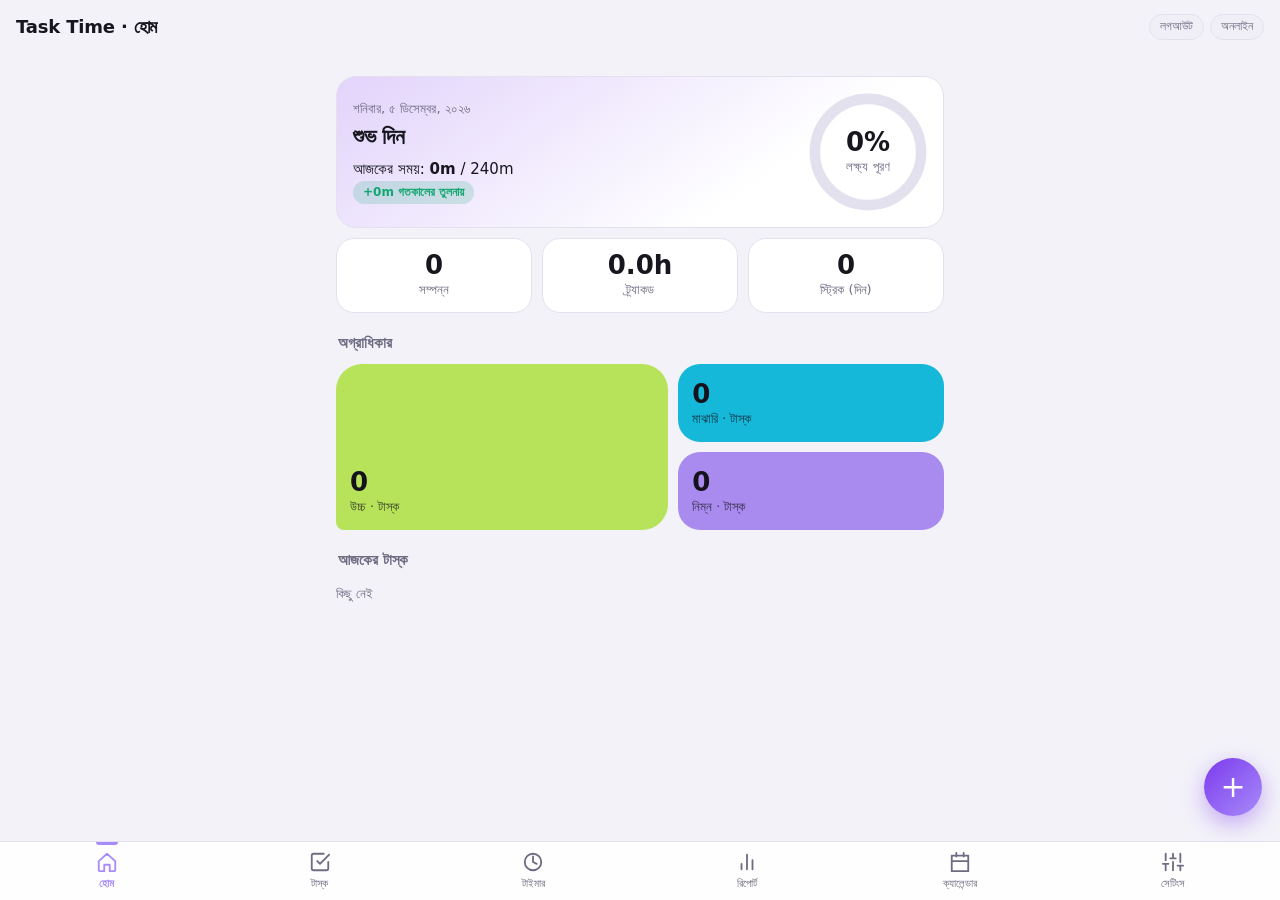
<file: index.html>
<!DOCTYPE html><html lang="bn"><head><meta charset="utf-8"><meta name="viewport" content="width=device-width,initial-scale=1,viewport-fit=cover">
<title>Task Time</title><link rel="manifest" href="manifest.json"><link rel="stylesheet" href="css/style.css"></head>
<body><header><h1 id="ttl">Task Time</h1><span class="pills"><span id="syn" class="pill"></span><span id="net" class="pill"></span></span></header>
<main id="view"></main><button id="fab" aria-label="+">+</button>
<nav id="nav"></nav><dialog id="dlg"></dialog>
<script src="js/utils.js"></script><script src="js/database.js"></script><script src="js/task-service.js"></script><script src="js/timer.js"></script>
<script src="js/reports.js"></script><script src="js/settings.js"></script><script src="js/backup.js"></script><script src="js/firebase-config.js"></script><script src="js/cloud-auth.js"></script><script src="js/cloud-store.js"></script><script src="js/sync-engine.js"></script><script src="js/account-ui.js"></script><script src="js/app.js"></script></body></html>
</file>
<file: css/style.css>
/* Task Time — design tokens. Dark is the primary look (violet-ink); light is a calm counterpart. */
:root{--a:#7c3aed;--a2:#a78bfa;--r:20px;--bg:#f3f2f9;--c:#fff;--c2:#f0eff7;--t:#17161f;--m:#6e6c82;--b:#e3e1ee;
 --lime:#b6e35a;--cyan:#16b8d9;--lav:#a98bf0;--amber:#e69500;--red:#e0475a;--green:#14a672;--on-pastel:#14131c}
:root[data-theme=dark]{--a:#8b5cf6;--bg:#0d0c14;--c:#17161f;--c2:#201f2c;--t:#f3f2fa;--m:#8f8da6;--b:#2a2937;--lime:#c8f27d;--cyan:#3fd2ee;--lav:#cdb8f6;--amber:#f5a524;--red:#ef5b6b;--green:#34d399}
@media(prefers-color-scheme:dark){:root[data-theme=system]{--a:#8b5cf6;--bg:#0d0c14;--c:#17161f;--c2:#201f2c;--t:#f3f2fa;--m:#8f8da6;--b:#2a2937;--lime:#c8f27d;--cyan:#3fd2ee;--lav:#cdb8f6;--amber:#f5a524;--red:#ef5b6b;--green:#34d399}}
*{box-sizing:border-box;-webkit-tap-highlight-color:transparent}
body{margin:0;background:var(--bg);color:var(--t);font:15px/1.45 system-ui,-apple-system,"Segoe UI",Roboto,"Noto Sans Bengali",sans-serif;padding:60px 0 92px}
header{position:fixed;top:0;left:0;right:0;height:54px;display:flex;justify-content:space-between;align-items:center;padding:0 16px;background:color-mix(in srgb,var(--bg) 88%,transparent);backdrop-filter:blur(12px);z-index:5}
h1{font-size:18px;margin:0;font-weight:700;letter-spacing:-.01em}h2{margin:2px 0 6px;font-size:22px;letter-spacing:-.02em}h3{margin:20px 2px 4px;font-size:15px;color:var(--m);font-weight:600}
main{padding:6px 16px;max-width:640px;margin:auto}
.pills{display:flex;gap:6px;align-items:center}
.pill{font-size:12px;padding:3px 10px;border-radius:99px;background:var(--c2);border:1px solid var(--b);color:var(--m);white-space:nowrap}
.card{background:var(--c);border:1px solid var(--b);border-radius:var(--r);padding:16px;margin:10px 0}
.hero{background:linear-gradient(145deg,color-mix(in srgb,var(--a) 22%,var(--c)),var(--c) 70%)}
button,select,input,textarea{font:inherit;color:var(--t)}
button{cursor:pointer}button:focus-visible,input:focus-visible,select:focus-visible,textarea:focus-visible{outline:2px solid var(--a2);outline-offset:2px}
/* buttons */
.btn{background:var(--a);color:#fff;border:0;border-radius:99px;padding:9px 18px;margin:3px 2px;font-weight:600}
.btn.g{background:var(--c2);color:var(--t);border:1px solid var(--b)}.btn.d{background:var(--red);color:#fff}.btn.w{background:var(--t);color:var(--bg)}
.btn:active{transform:scale(.97)}
.ib{width:36px;height:36px;border-radius:12px;border:1px solid var(--b);background:var(--c2);display:inline-grid;place-items:center;margin:2px 3px 0 0;color:var(--t)}
.ib.d{color:var(--red)}.ib svg{width:18px;height:18px}
input,select,textarea{width:100%;background:var(--c2);border:1px solid var(--b);border-radius:14px;padding:10px 12px;margin:4px 0}
input[type=checkbox]{width:auto}label{font-size:13px;color:var(--m)}
/* segmented control (period / filters) */
.seg{display:flex;background:var(--c);border:1px solid var(--b);border-radius:14px;padding:4px;gap:4px;margin:8px 0}
.seg button{flex:1;border:0;background:none;color:var(--m);padding:8px 4px;border-radius:10px;font-weight:600}
.seg button.on{background:var(--a);color:#fff}
/* rings */
.ringwrap{position:relative;display:inline-block;flex:none}.ringwrap svg{display:block}
.ringin{position:absolute;inset:0;display:flex;flex-direction:column;align-items:center;justify-content:center;text-align:center}
.ring-t{stroke:var(--b)}.ring-p{transition:stroke-dashoffset .5s ease}
.big{font-size:44px;font-weight:700;font-variant-numeric:tabular-nums;letter-spacing:-.02em;line-height:1.1}
.num{font-size:26px;font-weight:700;font-variant-numeric:tabular-nums;line-height:1.15}
.m{color:var(--m);font-size:13px}.err{color:var(--red);font-size:13px}.done{text-decoration:line-through;opacity:.55}
.row{display:flex;gap:8px;align-items:center;justify-content:space-between;flex-wrap:wrap}.ctr{text-align:center}
.chip{display:inline-block;font-size:12px;font-weight:600;padding:3px 10px;border-radius:99px;background:color-mix(in srgb,var(--green) 18%,transparent);color:var(--green)}
.chip.neg{background:color-mix(in srgb,var(--red) 18%,transparent);color:var(--red)}
/* stat tiles + priority tiles */
.tiles{display:grid;grid-template-columns:repeat(3,1fr);gap:10px;margin:10px 0}
.tile{background:var(--c);border:1px solid var(--b);border-radius:18px;padding:12px 8px;text-align:center}
.tile .num{display:block}.tile .m{display:block}
.ptiles{display:grid;grid-template-columns:1.25fr 1fr;grid-template-rows:auto auto;gap:10px;margin:10px 0}
.pt{border:0;border-radius:22px;padding:14px;text-align:left;color:var(--on-pastel);min-height:78px;display:flex;flex-direction:column;justify-content:flex-end;font-weight:600}
.pt .num{color:var(--on-pastel)}.pt small{opacity:.75;font-weight:500}
.pt.high{background:var(--lime);grid-row:span 2;min-height:166px;border-radius:26px 26px 26px 8px}.pt.medium{background:var(--cyan)}.pt.low{background:var(--lav)}
/* task cards: priority colour is a stripe + badge (same lime / cyan / lavender mapping everywhere) */
.task{--pc:var(--lav);position:relative;padding-left:20px}
.task::before{content:"";position:absolute;left:8px;top:14px;bottom:14px;width:4px;border-radius:4px;background:var(--pc)}
.task.high{--pc:var(--lime)}.task.medium{--pc:var(--cyan)}.task.low{--pc:var(--lav)}
.badge{font-size:11px;font-weight:700;padding:2px 9px;border-radius:99px;background:var(--pc,var(--lav));color:var(--on-pastel)}
.badge.high{--pc:var(--lime)}.badge.medium{--pc:var(--cyan)}.badge.low{--pc:var(--lav)}
.dot{display:inline-block;width:8px;height:8px;border-radius:50%;margin-right:6px;vertical-align:middle}
.bar{height:8px;background:var(--b);border-radius:9px;overflow:hidden}.bar i{display:block;height:100%;background:linear-gradient(90deg,var(--a),var(--a2));border-radius:9px}
.stat3{display:grid;grid-template-columns:repeat(3,1fr);margin:10px 0}.stat3>div{padding:2px 8px;border-left:1px solid var(--b)}.stat3>div:first-child{border-left:0}
.legend{display:flex;gap:10px;flex-wrap:wrap;margin-top:6px}
.chart{width:100%;height:auto;color:var(--m);font-size:9px}
/* timer focus screen */
.focus{text-align:center;padding:22px 16px}
.focus .ringwrap{margin:6px auto 14px}
.controls{display:flex;gap:10px;justify-content:center;margin-top:8px}.controls .btn{min-width:110px;padding:12px 18px}
/* calendar */
.cal{display:grid;grid-template-columns:repeat(7,1fr);gap:6px;text-align:center}
.cal button{position:relative;border:1px solid var(--b);background:var(--c);border-radius:14px;padding:10px 0}
.cal button.sel{background:var(--lime);color:var(--on-pastel);border-color:transparent;font-weight:700}
.cal button.has::after{content:"";position:absolute;bottom:4px;left:50%;width:5px;height:5px;margin-left:-2.5px;border-radius:50%;background:var(--a2)}
.cal button.sel.has::after{background:var(--on-pastel)}
/* nav + fab */
nav{position:fixed;bottom:0;left:0;right:0;display:flex;background:color-mix(in srgb,var(--c) 92%,transparent);backdrop-filter:blur(12px);border-top:1px solid var(--b);padding-bottom:env(safe-area-inset-bottom);z-index:5}
nav button{flex:1;background:none;border:0;color:var(--m);padding:9px 2px 8px;font-size:11px;display:flex;flex-direction:column;align-items:center;gap:3px;position:relative}
nav button svg{width:22px;height:22px}nav button.on{color:var(--a2);font-weight:700}
nav button.on::before{content:"";position:absolute;top:0;width:22px;height:3px;border-radius:0 0 3px 3px;background:var(--a2)}
#fab{position:fixed;right:18px;bottom:84px;width:58px;height:58px;border-radius:50%;border:0;background:linear-gradient(135deg,#7c3aed,#a78bfa);color:#fff;font-size:30px;line-height:1;box-shadow:0 8px 22px #7c3aed66;z-index:6}
dialog{border:1px solid var(--b);border-radius:26px;background:var(--c);color:var(--t);width:min(94vw,440px);padding:18px;max-height:92vh;overflow:auto}
dialog::backdrop{background:#000a;backdrop-filter:blur(3px)}
@media(prefers-reduced-motion:reduce){*{transition:none!important;animation:none!important}}
.row>select,.row>input:not([type=checkbox]){flex:1 1 130px;width:auto;min-width:0}
</file>
